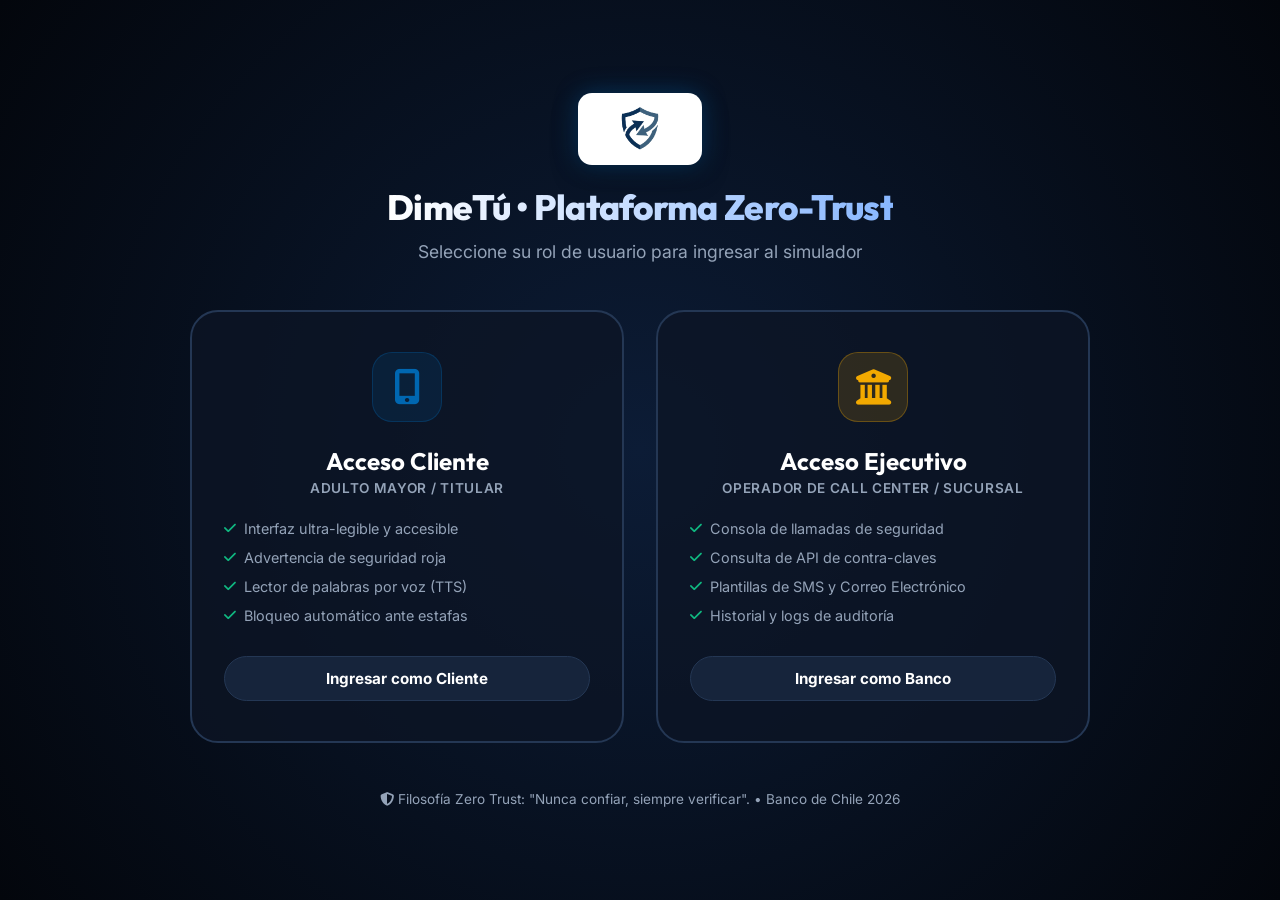
<file: index.html>
<!DOCTYPE html>
<html lang="es">
<head>
  <meta charset="UTF-8">
  <meta name="viewport" content="width=device-width, initial-scale=1.0">
  <title>DimeTú - Banco de Chile | Portal de Seguridad Zero-Trust</title>
  <link rel="icon" type="image/png" href="assets/dimetu-logo.png">
  <link rel="apple-touch-icon" sizes="180x180" href="/DimeT-/apple-touch-icon.png">
  <link rel="apple-touch-icon-precomposed" sizes="180x180" href="/DimeT-/apple-touch-icon.png">
  <!-- SEO Tags -->
  <meta name="description" content="DimeTú es una plataforma de seguridad bidireccional basada en Zero Trust. Elige ingresar como Cliente (Adulto Mayor) con interfaz adaptada o como Ejecutivo (Banco de Chile).">
  <meta name="author" content="Banco de Chile - Zero Trust Development">
  <!-- Stylesheets -->
  <link rel="stylesheet" href="style.css?v=2.2">
  <!-- Font Awesome for Icons -->
  <link rel="stylesheet" href="https://cdnjs.cloudflare.com/ajax/libs/font-awesome/6.4.0/css/all.min.css">
</head>
<body>

  <!-- 1. MAIN ROLE SELECTION PORTAL SCREEN -->
  <div class="portal-overlay active" id="state-portal">
    <div class="portal-content">
      <div class="portal-brand">
        <div class="portal-logo">
          <img src="assets/dimetu-logo.png" alt="DimeTú">
        </div>
        <h2>DimeTú &bull; Plataforma Zero-Trust</h2>
        <p>Seleccione su rol de usuario para ingresar al simulador</p>
      </div>

      <div class="portal-cards-grid">
        <!-- Role Card 1: Cliente (Abuelo) -->
        <button class="portal-card" id="enter-client-role-btn">
          <div class="portal-card-icon client">
            <i class="fa-solid fa-mobile-screen-button"></i>
          </div>
          <h3>Acceso Cliente</h3>
          <p class="portal-card-role">Adulto Mayor / Titular</p>
          <ul class="portal-card-features">
            <li><i class="fa-solid fa-check"></i> Interfaz ultra-legible y accesible</li>
            <li><i class="fa-solid fa-check"></i> Advertencia de seguridad roja</li>
            <li><i class="fa-solid fa-check"></i> Lector de palabras por voz (TTS)</li>
            <li><i class="fa-solid fa-check"></i> Bloqueo automático ante estafas</li>
          </ul>
          <span class="portal-card-btn">Ingresar como Cliente</span>
        </button>

        <!-- Role Card 2: Ejecutivo (Banco) -->
        <button class="portal-card" id="enter-bank-role-btn">
          <div class="portal-card-icon bank">
            <i class="fa-solid fa-building-columns"></i>
          </div>
          <h3>Acceso Ejecutivo</h3>
          <p class="portal-card-role">Operador de Call Center / Sucursal</p>
          <ul class="portal-card-features">
            <li><i class="fa-solid fa-check"></i> Consola de llamadas de seguridad</li>
            <li><i class="fa-solid fa-check"></i> Consulta de API de contra-claves</li>
            <li><i class="fa-solid fa-check"></i> Plantillas de SMS y Correo Electrónico</li>
            <li><i class="fa-solid fa-check"></i> Historial y logs de auditoría</li>
          </ul>
          <span class="portal-card-btn">Ingresar como Banco</span>
        </button>
      </div>

      <div class="portal-footer">
        <p><i class="fa-solid fa-shield-halved"></i> Filosofía Zero Trust: "Nunca confiar, siempre verificar". &bull; Banco de Chile 2026</p>
      </div>
    </div>
  </div>

  <!-- 2. CLIENT (GRANDFATHER) VIEW CONTAINER -->
  <div class="role-view-container" id="client-view-container" style="display: none;">
    <!-- Top Bar Client View -->
    <div class="view-header">
      <button class="portal-exit-btn" id="exit-client-btn">
        <i class="fa-solid fa-arrow-left"></i>
        Salir al Portal de Roles
      </button>
      <span class="view-title-tag"><i class="fa-solid fa-mobile-screen"></i> Vista Cliente (Adulto Mayor)</span>
    </div>

    <!-- Centered Smartphone Container -->
    <div class="device-pane client-centered-view">
      <div class="phone-bezel">
        <!-- Physical notch -->
        <div class="phone-notch">
          <div class="notch-speaker"></div>
        </div>
        
        <!-- Status Bar -->
        <div class="phone-status-bar">
          <span class="status-time">15:34</span>
          <div class="status-icons">
            <i class="fa-solid fa-wifi"></i>
            <i class="fa-solid fa-signal"></i>
            <i class="fa-solid fa-battery-three-quarters"></i>
          </div>
        </div>

        <!-- Touch Screen Container -->
        <div class="phone-screen">

          <!-- SCREEN STATE 1: Lock Screen (Red Warning Notice for Older Adults) -->
          <div class="screen-state lock-warning-screen" id="state-lock">
            <div class="warning-header-icon">
              <i class="fa-solid fa-triangle-exclamation"></i>
            </div>
            
            <div class="warning-title-text">¡ADVERTENCIA DE SEGURIDAD!</div>
            
            <div class="warning-body-box">
              <p class="warning-para-main"><strong>NO DEBES NUNCA</strong> compartir esta palabra con nadie.</p>
              <p class="warning-para-desc">Esta palabra sirve para que <strong>TÚ</strong> verifiques la llamada del banco.</p>
              
              <div class="safety-rule-box">
                <i class="fa-solid fa-triangle-exclamation rule-icon"></i>
                <span><strong>Exígesela a la persona que te está contactando.</strong> No continúes hasta que te diga la palabra correcta.</span>
              </div>
            </div>

            <button class="accept-continue-btn" id="verify-biometrics-override">
              ACEPTAR Y CONTINUAR
            </button>
          </div>

          <!-- SCREEN STATE 3: App Dashboard (Revealing the word - Accessible design) -->
          <div class="screen-state dashboard-screen" id="state-dashboard">
            <nav class="app-navbar">
              <div class="app-logo">
                <div class="app-logo-icon">
                  <img src="assets/dimetu-logo.png" alt="DimeTú">
                </div>
                <span class="app-logo-text">DimeTú</span>
              </div>
              <button class="lock-app-btn" id="lock-app-manual" title="Bloquear aplicación" aria-label="Bloquear aplicación">
                <i class="fa-solid fa-right-from-bracket"></i>
              </button>
            </nav>

            <div class="dash-content">


              <!-- Result Word Card (Highly Legible, Big Text) -->
              <div class="word-card" id="word-result-card">
                <div class="word-card-header">
                  <div class="pulse-dot"></div>
                  <span>Identidad Bancaria</span>
                </div>
                
                <div class="word-display-container">
                  <p class="word-text-large" id="client-word">Cóndor Azul</p>
                  <p class="word-meaning-hint">Contra-clave oficial de hoy</p>
                </div>

                <!-- Web speech vocalizer -->
                <button class="audio-btn" id="audio-speaker-btn" aria-label="Escuchar palabra en voz alta">
                  <i class="fa-solid fa-volume-high"></i>
                  <span>Escuchar Palabra</span>
                </button>
                
                <p style="font-size: 0.75rem; color: var(--text-secondary); line-height: 1.3; max-width: 90%;">
                  El ejecutivo del banco que le llama debe decirle exactamente este código.
                </p>
              </div>
            </div>

            <!-- Footer navigation -->
            <div class="dash-footer">
              <button class="history-btn" id="open-history-btn">
                <i class="fa-solid fa-clock-rotate-left"></i>
                Ver palabras de la semana
              </button>
              
              <div class="security-shield-footer">
                <i class="fa-solid fa-shield-halved"></i>
                <span>Verificación segura activa</span>
              </div>
            </div>
          </div>

          <!-- SCREEN STATE 4: History Overlay Screen -->
          <div class="screen-state history-screen" id="state-history">
            <div class="history-nav">
              <button class="back-btn" id="back-to-dash-btn" aria-label="Volver al panel principal">
                <i class="fa-solid fa-arrow-left"></i>
              </button>
              <h3>Palabras de la Semana</h3>
            </div>

            <!-- List items populated dynamically by script -->
            <div class="history-list" id="history-list-container">
              <!-- Simulated elements will render here -->
            </div>
          </div>

          <!-- SCREEN STATE 5: Active Remote Control Warning Lockout Screen -->
          <div class="screen-state remote-blocked-screen" id="state-remote-blocked">
            <div class="warning-animation">
              <i class="fa-solid fa-triangle-exclamation"></i>
            </div>
            <h2 class="danger-title">Acceso Bloqueado</h2>
            <p class="danger-desc">
              Se ha detectado software de control remoto activo (como <span>AnyDesk</span> o <span>TeamViewer</span>) en su dispositivo.
            </p>
            <div class="security-tip-box">
              <strong style="color: var(--danger); display: block; margin-bottom: 4px;">Por seguridad de sus cuentas:</strong>
              Para protegerlo de fraudes y manipulación a distancia, DimeTú suspende la visualización del código mientras estas herramientas estén en ejecución. Cierre la sesión remota para desbloquear.
            </div>
          </div>

        </div>
      </div>
    </div>

    <!-- COLLAPSIBLE SIMULATOR DRAWER (For Developer Testing inside Client View) -->
    <div class="developer-drawer" id="developer-drawer">
      <button class="drawer-toggle-btn" id="drawer-toggle-btn">
        <i class="fa-solid fa-sliders"></i>
        <span>Simular Amenazas</span>
      </button>
      <div class="drawer-content">
        <h4>Panel de Pruebas de Seguridad</h4>
        <p style="font-size: 0.75rem; color: var(--text-secondary); margin-bottom: 1rem;">
          Usa estos controles para simular incidentes en el teléfono del abuelo.
        </p>
        


        <!-- Toggle Remote Access Detected -->
        <div class="drawer-control-item">
          <label class="switch-label danger-switch">
            <input type="checkbox" id="remote-control-drawer">
            <span>Simular Control Remoto Activo</span>
          </label>
        </div>
      </div>
    </div>
  </div>

  <!-- 3. BANK EXECUTIVE VIEW CONTAINER -->
  <div class="role-view-container" id="bank-view-container" style="display: none;">
    <!-- Top Bar Bank View -->
    <div class="view-header">
      <button class="portal-exit-btn" id="exit-bank-btn">
        <i class="fa-solid fa-arrow-left"></i>
        Salir al Portal de Roles
      </button>
      <span class="view-title-tag"><i class="fa-solid fa-building-columns"></i> Vista Banco (Consola Ejecutiva)</span>
    </div>

    <div class="main-container bank-dashboard-layout">
      <!-- Left Panel: Call Center Console -->
      <div class="control-pane">
        <!-- Call Center Widget -->
        <div class="panel-card">
          <h2 class="panel-title">
            <i class="fa-solid fa-headset"></i>
            Centro de Llamados & API del Banco
          </h2>

          <div class="call-center-layout">
            <!-- Widget call dialer -->
            <div class="call-simulator-widget">
              <div class="widget-user-info">
                <div class="user-avatar-placeholder">
                  <i class="fa-solid fa-user-tie"></i>
                </div>
                <div class="user-details">
                  <h4>Ejecutivo de Call Center</h4>
                  <p>Banco de Chile &bull; Canal Telefónico</p>
                </div>
              </div>
              <button class="call-btn" id="dial-client-btn">
                <i class="fa-solid fa-phone"></i>
                Llamar Cliente
              </button>
            </div>

            <!-- Operator Console displaying the correct API word -->
            <div class="call-center-dashboard">
              <div class="console-stat">
                <span class="stat-label">Conexión con Cliente:</span>
                <span class="stat-value" id="exec-call-status">Inactiva</span>
              </div>
              <div class="console-stat">
                <span class="stat-label">Fecha del Sistema API:</span>
                <span class="stat-value" id="exec-word-date">2026-06-13</span>
              </div>
              <div class="console-stat">
                <span class="stat-label">Contra-Clave en Pantalla Ejecutivo:</span>
                <span class="stat-value highlight" id="exec-word-display">Cargando...</span>
              </div>
            </div>

            <!-- Call Dialogue Interactive Logs -->
            <div class="script-console">
              <p style="font-size: 0.75rem; font-weight: 700; color: var(--text-secondary); text-transform: uppercase; letter-spacing: 0.05em; margin-bottom: 6px;">
                Transcripción interactiva de llamada:
              </p>
              <div class="script-log" id="script-logs">
                <div class="log-entry system">Presione "Llamar Cliente" para iniciar el flujo de diálogo interactivo.</div>
              </div>
              <div class="script-actions">
                <button class="script-btn" id="script-action-next" disabled>
                  <span>Avanzar Diálogo</span>
                  <i class="fa-solid fa-chevron-right"></i>
                </button>
                <button class="script-btn" id="script-action-reset" style="flex: 0 0 45px;" title="Resetear diálogo" aria-label="Resetear diálogo">
                  <i class="fa-solid fa-rotate-left"></i>
                </button>
              </div>
            </div>
          </div>
        </div>

        <!-- Simulation Tools panel -->
        <div class="panel-card">
          <h2 class="panel-title">
            <i class="fa-solid fa-sliders"></i>
            Controles del Simulador API
          </h2>
          
          <div class="simulator-tools-bank">
            <div class="date-shifter-control" style="display: flex; flex-direction: column; gap: 6px;">
              <label for="sim-date-shift" style="font-size: 0.85rem; font-weight: 600; color: var(--text-secondary);">
                Desplazar fecha del sistema (Para testear códigos pasados/futuros):
              </label>
              <select id="sim-date-shift" style="background: var(--bg-card-light); border: 1px solid var(--border-color); color: white; padding: 0.65rem; border-radius: 10px; font-family: var(--font-body); outline: none;">
                <option value="0">Hoy (Código Actual)</option>
                <option value="1">Mañana (+1 día)</option>
                <option value="-1">Ayer (-1 día)</option>
                <option value="-2">Hace 2 días</option>
                <option value="-3">Hace 3 días</option>
                <option value="-4">Hace 4 días</option>
                <option value="-5">Hace 5 días</option>
                <option value="-6">Hace 6 días</option>
              </select>
            </div>
            
            <p style="font-size: 0.75rem; color: var(--text-secondary); margin-top: 8px;">
              * Al cambiar la fecha, la API generará una contra-clave diferente utilizando la fecha modificada como semilla de encriptación.
            </p>
          </div>
        </div>
      </div>

      <!-- Right Panel: Channels and Audits -->
      <div class="control-pane">
        <!-- Written Validation Channels -->
        <div class="panel-card">
          <h2 class="panel-title">
            <i class="fa-solid fa-envelope-open-text"></i>
            Validación en Canales Escritos
          </h2>

          <div class="channels-layout">
            <!-- Device Tabs -->
            <div class="mock-device-tabs">
              <button class="tab-btn active" data-tab="sms">Notificación SMS</button>
              <button class="tab-btn" data-tab="email">Correo Electrónico</button>
            </div>

            <!-- SMS Tab -->
            <div class="tab-content active" id="tab-sms">
              <p style="font-size: 0.8rem; color: var(--text-secondary); margin-bottom: 8px;">
                Los SMS legítimos prependen de forma obligatoria el sello dinámico DimeTú:
              </p>
              <div class="sms-inbox">
                <div class="sms-bubble">
                  <p id="sms-content-text">
                    <span class="sms-header-prefix">DimeTú: Cóndor Azul</span>Banco de Chile informa: Se ha programado una transferencia de $150.000...
                  </p>
                  <div class="sms-time" id="sms-time-stamp">2026-06-13 15:34</div>
                </div>
              </div>
            </div>

            <!-- Email Tab -->
            <div class="tab-content" id="tab-email">
              <p style="font-size: 0.8rem; color: var(--text-secondary); margin-bottom: 8px;">
                El correo incorpora un sello de autenticidad integrado de lectura rápida:
              </p>
              <div class="email-client">
                <div class="email-headers">
                  <div class="email-field"><span>De:</span> Banco de Chile &lt;notificaciones@bancodechile.cl&gt;</div>
                  <div class="email-field"><span>Para:</span> juan.valencia@chile.cl</div>
                  <div class="email-field" style="font-weight: 600;"><span>Asunto:</span> <span id="email-subject-text">[DimeTú: Cóndor Azul] Notificación de Ingreso</span></div>
                  <div class="email-field"><span>Fecha:</span> <span id="email-date-text">2026-06-13 15:34</span></div>
                </div>
                
                <div class="email-body">
                  <!-- Sello DimeTú -->
                  <div class="email-secure-header">
                    <i class="fa-solid fa-shield-check email-secure-icon"></i>
                    <div class="email-secure-text">
                      Sello de Confianza DimeTú de hoy: 
                      <strong class="email-secure-badge" id="email-badge-word">Cóndor Azul</strong>
                      <br>
                      <span style="font-size: 0.75rem; color: #4a5568;">Verifique este sello en su app para garantizar que este correo es real.</span>
                    </div>
                  </div>
                  
                  <p style="margin-bottom: 0.5rem;">Estimado cliente Juan José,</p>
                  <p style="margin-bottom: 0.5rem;">Le informamos que se ha registrado una conexión exitosa a su Banca en Línea desde un nuevo dispositivo móvil.</p>
                  <p style="margin-bottom: 0.5rem; font-size: 0.8rem; color: #718096;">Detalles del Acceso:<br>&bull; Ubicación: Santiago, Chile<br>&bull; Navegador: Chrome / OS X</p>
                  <p>Si no reconoce esta conexión, le solicitamos bloquear preventivamente sus claves en la sección de seguridad.</p>
                </div>
              </div>
            </div>
          </div>
        </div>

        <!-- System Audit Log widget -->
        <div class="panel-card">
          <h2 class="panel-title">
            <i class="fa-solid fa-receipt"></i>
            Logs de Auditoría Global (API)
          </h2>
          <div class="call-center-dashboard" style="max-height: 150px; overflow-y: auto; padding: 0.75rem; font-family: monospace; font-size: 0.75rem; color: var(--text-secondary);" id="system-audit-logs">
            [17:43:53] API de Banco de Chile conectada.<br>
            [17:43:53] Base de datos de sustantivos cargada (160 registros).<br>
            [17:43:53] Base de datos de adjetivos cargada (160 registros).<br>
            [17:43:53] Clave del dispositivo configurada (deviceCredential local).
          </div>
        </div>
      </div>
    </div>
  </div>

  <!-- Main Application Script -->
  <script src="app.js"></script>
</body>
</html>
</file>
<file: style.css>
/* Import high-quality Google Fonts */
@import url('https://fonts.googleapis.com/css2?family=Inter:wght@400;500;600;700&family=Outfit:wght@400;600;700;800&display=swap');

:root {
  /* Color Palette - Chile Banking Inspired & High Contrast */
  --bg-primary: #040810;
  --bg-card: #0c1524;
  --bg-card-light: #16243b;
  --border-color: #243754;
  
  --primary: #0067b1; /* Chile Bank Blue */
  --primary-glow: rgba(0, 103, 177, 0.4);
  --primary-dark: #004b82;
  
  --accent: #f2a900; /* Chile Bank Gold */
  --accent-glow: rgba(242, 169, 0, 0.3);
  
  --success: #10b981; /* Emerald Green */
  --success-glow: rgba(16, 185, 129, 0.3);
  
  --danger: #ef4444; /* Crimson Red */
  --danger-glow: rgba(239, 68, 68, 0.4);
  
  --warning: #f59e0b; /* Amber */
  
  --text-primary: #ffffff;
  --text-secondary: #94a3b8;
  --text-dark: #0f172a;
  
  --font-title: 'Outfit', -apple-system, BlinkMacSystemFont, sans-serif;
  --font-body: 'Inter', -apple-system, BlinkMacSystemFont, sans-serif;
  
  --shadow-sm: 0 2px 8px rgba(0,0,0,0.5);
  --shadow-lg: 0 10px 30px rgba(0, 0, 0, 0.7);
  --transition-normal: all 0.3s cubic-bezier(0.4, 0, 0.2, 1);
}

/* Base Reset & Scrollbar */
* {
  box-sizing: border-box;
  margin: 0;
  padding: 0;
}

body {
  background-color: var(--bg-primary);
  color: var(--text-primary);
  font-family: var(--font-body);
  min-height: 100vh;
  display: flex;
  flex-direction: column;
  overflow-x: hidden;
}

/* Layout - Side by Side Simulator */
header {
  background: linear-gradient(135deg, #091322 0%, #03060c 100%);
  border-bottom: 1px solid var(--border-color);
  padding: 1.25rem 2rem;
  display: flex;
  justify-content: space-between;
  align-items: center;
  position: relative;
  z-index: 10;
}

.brand {
  display: flex;
  align-items: center;
  gap: 0.75rem;
}

.brand-logo {
  background: linear-gradient(135deg, var(--primary) 0%, #004b82 100%);
  width: 40px;
  height: 40px;
  border-radius: 10px;
  display: flex;
  align-items: center;
  justify-content: center;
  font-weight: 800;
  font-size: 1.4rem;
  color: #fff;
  font-family: var(--font-title);
  box-shadow: 0 0 15px var(--primary-glow);
}

.brand-info h1 {
  font-family: var(--font-title);
  font-size: 1.5rem;
  font-weight: 700;
  letter-spacing: -0.025em;
  background: linear-gradient(to right, #ffffff, #88b7ff);
  -webkit-background-clip: text;
  -webkit-text-fill-color: transparent;
}

.brand-info p {
  font-size: 0.8rem;
  color: var(--text-secondary);
  font-weight: 500;
}

.main-container {
  display: grid;
  grid-template-columns: 1fr 1.2fr;
  flex: 1;
  width: 100%;
  max-width: 1500px;
  margin: 0 auto;
  padding: 2rem;
  gap: 2.5rem;
  align-items: stretch;
}

/* LEFT PANEL - Mobile Device Simulator Container */
.device-pane {
  display: flex;
  flex-direction: column;
  align-items: center;
  justify-content: center;
}

/* Accessible Phone Frame */
.phone-bezel {
  background: #090e16;
  border: 12px solid #28374d;
  border-radius: 48px;
  width: 380px;
  height: 760px;
  box-shadow: var(--shadow-lg), 0 0 40px rgba(0, 103, 177, 0.15);
  position: relative;
  overflow: hidden;
  display: flex;
  flex-direction: column;
}

/* Phone Top Camera Notch */
.phone-notch {
  background: #28374d;
  width: 140px;
  height: 25px;
  border-bottom-left-radius: 18px;
  border-bottom-right-radius: 18px;
  position: absolute;
  top: 0;
  left: 50%;
  transform: translateX(-50%);
  z-index: 100;
  display: flex;
  justify-content: center;
  align-items: center;
}

.notch-speaker {
  width: 45px;
  height: 4px;
  background: #090e16;
  border-radius: 2px;
}

/* Phone Status Bar */
.phone-status-bar {
  height: 38px;
  padding: 12px 24px 0;
  display: flex;
  justify-content: space-between;
  align-items: center;
  font-size: 0.75rem;
  font-weight: 600;
  color: var(--text-secondary);
  z-index: 90;
  user-select: none;
}

.status-icons {
  display: flex;
  align-items: center;
  gap: 6px;
}

/* Client Screen Content Router */
.phone-screen {
  flex: 1;
  position: relative;
  display: flex;
  flex-direction: column;
  background-color: var(--bg-card);
  padding: 1.5rem;
  overflow: hidden;
}

/* SCREEN STATES */

/* State 1: Lock Screen (Face ID Simulation / PIN) */
.screen-state {
  position: absolute;
  top: 0;
  left: 0;
  width: 100%;
  height: 100%;
  padding: 1.75rem;
  display: none;
  flex-direction: column;
  z-index: 10;
  background-color: var(--bg-card);
}

.screen-state.active {
  display: flex;
}

/* State 1: Lock Warning Screen (Red security layout) */
.lock-warning-screen {
  background: radial-gradient(circle at top, #500707 0%, #0c0202 100%) !important;
  justify-content: space-between;
  align-items: center;
  text-align: center;
  padding: 1.5rem !important;
  border: 4px solid var(--danger);
  box-shadow: inset 0 0 40px rgba(239, 68, 68, 0.3);
  animation: fade-in 0.4s ease-out;
}

.warning-header-icon {
  width: 75px;
  height: 75px;
  border-radius: 50%;
  background: rgba(239, 68, 68, 0.2);
  border: 3px solid var(--danger);
  display: flex;
  align-items: center;
  justify-content: center;
  margin-top: 1rem;
  animation: pulse-red 1.5s infinite;
}

.warning-header-icon i {
  font-size: 2.75rem;
  color: #ffffff;
  text-shadow: 0 0 10px var(--danger);
}

.warning-title-text {
  font-family: var(--font-title);
  color: #ffffff;
  background: var(--danger);
  padding: 0.5rem 1rem;
  border-radius: 8px;
  font-weight: 900;
  font-size: 1.25rem;
  letter-spacing: 0.05em;
  margin: 0.75rem 0;
  text-transform: uppercase;
  text-shadow: 0 1px 3px rgba(0, 0, 0, 0.5);
  box-shadow: 0 4px 10px rgba(239, 68, 68, 0.4);
}

.warning-body-box {
  flex: 1;
  display: flex;
  flex-direction: column;
  justify-content: center;
  gap: 1.25rem;
  width: 100%;
}

.warning-para-main {
  font-size: 1.15rem;
  line-height: 1.4;
  color: #ffffff;
}

.warning-para-main strong {
  color: var(--danger);
  font-size: 1.35rem;
  text-decoration: underline;
}

.warning-para-desc {
  font-size: 0.95rem;
  line-height: 1.4;
  color: var(--text-secondary);
}

.warning-para-desc strong {
  color: var(--accent);
}

.safety-rule-box {
  background: rgba(239, 68, 68, 0.1) !important;
  border: 2px solid var(--danger) !important;
  border-radius: 16px;
  padding: 1.25rem;
  display: flex;
  align-items: center;
  gap: 0.75rem;
  text-align: left;
  font-size: 0.95rem;
  line-height: 1.4;
  color: #ffffff;
  animation: flash-warning 2s infinite ease-in-out;
  box-shadow: 0 0 15px rgba(239, 68, 68, 0.15);
}

.rule-icon {
  font-size: 1.75rem;
  color: var(--danger);
  flex-shrink: 0;
  animation: pulse-red 1.5s infinite;
}

.accept-continue-btn {
  background: linear-gradient(135deg, var(--danger) 0%, #b91c1c 100%) !important;
  color: #ffffff !important;
  font-family: var(--font-title);
  font-weight: 800;
  font-size: 1.2rem;
  padding: 1.2rem;
  border-radius: 16px;
  border: 2px solid rgba(255, 255, 255, 0.2);
  width: 100%;
  cursor: pointer;
  box-shadow: 0 6px 20px rgba(239, 68, 68, 0.4), 0 0 0 0px rgba(239, 68, 68, 0.2);
  transition: var(--transition-normal);
  margin-bottom: 0.75rem;
  letter-spacing: 0.03em;
  animation: pulse-red 2s infinite;
}

.accept-continue-btn:hover {
  background: linear-gradient(135deg, #ef4444 0%, #dc2626 100%) !important;
  box-shadow: 0 8px 25px rgba(239, 68, 68, 0.6);
  transform: translateY(-2px);
}

.accept-continue-btn:active {
  transform: translateY(1px);
}

/* STATE 3: App Dashboard - Elder-optimized Screen */
.dashboard-screen {
  background-color: var(--bg-card);
  justify-content: space-between;
  padding: 1.25rem;
}

.app-navbar {
  display: flex;
  justify-content: space-between;
  align-items: center;
  border-bottom: 1px solid var(--border-color);
  padding-bottom: 0.75rem;
}

.app-logo {
  display: flex;
  align-items: center;
  gap: 0.5rem;
}

.app-logo-icon {
  background: #fff;
  width: 48px;
  height: 28px;
  border-radius: 6px;
  display: flex;
  align-items: center;
  justify-content: center;
  padding: 0.25rem;
  box-shadow: 0 2px 8px rgba(0, 0, 0, 0.12);
}

.app-logo-icon img {
  display: block;
  width: 100%;
  height: 100%;
  object-fit: contain;
}

.app-logo-text {
  font-family: var(--font-title);
  font-weight: 700;
  font-size: 1.15rem;
  letter-spacing: -0.01em;
}

.lock-app-btn {
  background: none;
  border: none;
  color: var(--text-secondary);
  font-size: 1.25rem;
  cursor: pointer;
  padding: 4px;
}

/* Main Verification Card Area */
.dash-content {
  flex: 1;
  display: flex;
  flex-direction: column;
  justify-content: center;
  align-items: center;
  gap: 1.5rem;
  margin: 1rem 0;
}



/* Revealed Word Result Card - Extremely legible */
.word-card {
  width: 100%;
  background: linear-gradient(135deg, #0e1d33 0%, #081224 100%);
  border: 2px solid var(--border-color);
  border-radius: 24px;
  padding: 1.5rem;
  display: none;
  flex-direction: column;
  align-items: center;
  text-align: center;
  gap: 1rem;
  box-shadow: var(--shadow-sm);
  animation: zoom-in 0.4s cubic-bezier(0.34, 1.56, 0.64, 1);
}

.word-card.visible {
  display: flex;
}

.word-card-header {
  font-size: 0.95rem;
  color: var(--text-secondary);
  font-weight: 600;
  text-transform: uppercase;
  letter-spacing: 0.05em;
  display: flex;
  align-items: center;
  gap: 6px;
}

.word-card-header .pulse-dot {
  width: 8px;
  height: 8px;
  border-radius: 50%;
  background-color: var(--success);
  box-shadow: 0 0 8px var(--success-glow);
  animation: pulse-glow 1.5s infinite;
}

/* GIANT legible output text */
.word-display-container {
  display: flex;
  flex-direction: column;
  gap: 0.5rem;
  width: 100%;
  align-items: center;
}

.word-text-large {
  font-family: var(--font-title);
  font-size: 2.2rem;
  font-weight: 800;
  color: var(--accent);
  letter-spacing: -0.01em;
  line-height: 1.2;
  word-break: break-word;
  padding: 0.25rem 0;
  border-bottom: 2px dashed rgba(242, 169, 0, 0.2);
  width: 100%;
}

.word-meaning-hint {
  font-size: 0.9rem;
  color: var(--text-secondary);
  line-height: 1.4;
  font-weight: 500;
}

/* Voice speaker button - Tactile accessibility */
.audio-btn {
  background: var(--bg-card-light);
  border: 1px solid var(--border-color);
  color: #fff;
  font-family: var(--font-body);
  font-weight: 600;
  font-size: 0.95rem;
  padding: 0.65rem 1.25rem;
  border-radius: 50px;
  display: flex;
  align-items: center;
  gap: 0.5rem;
  cursor: pointer;
  transition: var(--transition-normal);
}

.audio-btn:hover {
  background: var(--primary);
  border-color: var(--primary);
}

.audio-btn i {
  font-size: 1.15rem;
  color: var(--accent);
}

/* Bottom Actions Panel */
.dash-footer {
  width: 100%;
  display: flex;
  flex-direction: column;
  gap: 0.75rem;
}

.history-btn {
  background: var(--bg-card-light);
  border: 1px solid var(--border-color);
  color: var(--text-primary);
  font-family: var(--font-body);
  font-weight: 600;
  font-size: 1.05rem;
  padding: 1rem;
  border-radius: 16px;
  cursor: pointer;
  display: flex;
  align-items: center;
  justify-content: center;
  gap: 0.5rem;
  transition: var(--transition-normal);
}

.history-btn:hover {
  background: var(--border-color);
}

.security-shield-footer {
  display: flex;
  align-items: center;
  justify-content: center;
  gap: 0.5rem;
  font-size: 0.8rem;
  color: var(--success);
  font-weight: 600;
}

/* STATE 4: History Overlay Screen */
.history-screen {
  background-color: #060b13;
  justify-content: flex-start;
  gap: 1.25rem;
}

.history-nav {
  display: flex;
  align-items: center;
  gap: 1rem;
  border-bottom: 1px solid var(--border-color);
  padding-bottom: 0.75rem;
  width: 100%;
}

.back-btn {
  background: none;
  border: none;
  color: var(--text-primary);
  font-size: 1.5rem;
  cursor: pointer;
  padding: 4px;
}

.history-nav h3 {
  font-family: var(--font-title);
  font-size: 1.4rem;
}

.history-list {
  display: flex;
  flex-direction: column;
  gap: 0.85rem;
  overflow-y: auto;
  flex: 1;
  width: 100%;
  padding-right: 2px;
}

/* History items - accessible list */
.history-item {
  background: var(--bg-card);
  border: 1.5px solid var(--border-color);
  border-radius: 16px;
  padding: 0.85rem 1.2rem;
  display: flex;
  justify-content: space-between;
  align-items: center;
  transition: var(--transition-normal);
}

.history-item.today {
  border-color: var(--primary);
  background: rgba(0, 103, 177, 0.08);
}

.history-date-info {
  display: flex;
  flex-direction: column;
  gap: 2px;
}

.history-date {
  font-size: 0.8rem;
  color: var(--text-secondary);
  font-weight: 600;
  text-transform: uppercase;
}

.history-label {
  font-size: 1.05rem;
  font-weight: 700;
  color: var(--text-primary);
}

.history-word {
  font-family: var(--font-title);
  font-size: 1.25rem;
  font-weight: 700;
  color: var(--accent);
}

/* STATE 5: Active Security Warning Lockout Screen */
.remote-blocked-screen {
  background-color: #120303;
  border: 4px solid var(--danger);
  justify-content: center;
  align-items: center;
  text-align: center;
  padding: 2rem;
  z-index: 200;
}

.warning-animation {
  width: 90px;
  height: 90px;
  border-radius: 50%;
  background: rgba(239, 68, 68, 0.1);
  display: flex;
  align-items: center;
  justify-content: center;
  margin-bottom: 2rem;
  border: 2px solid var(--danger);
  animation: flash-warning 1.2s infinite;
}

.warning-animation i {
  font-size: 3.5rem;
  color: var(--danger);
}

.danger-title {
  font-family: var(--font-title);
  color: var(--danger);
  font-size: 1.8rem;
  font-weight: 800;
  margin-bottom: 1rem;
  text-transform: uppercase;
}

.danger-desc {
  font-size: 1.1rem;
  line-height: 1.6;
  color: var(--text-primary);
  font-weight: 600;
  margin-bottom: 2rem;
}

.danger-desc span {
  color: var(--accent);
}

.security-tip-box {
  background: rgba(0, 0, 0, 0.4);
  border: 1px solid rgba(239, 68, 68, 0.2);
  border-radius: 12px;
  padding: 1rem;
  font-size: 0.85rem;
  color: var(--text-secondary);
  line-height: 1.4;
  text-align: left;
}

/* RIGHT PANEL - Banking Portal, Call Simulator and Simulator Controls */
.control-pane {
  display: flex;
  flex-direction: column;
  gap: 2rem;
}

.panel-card {
  background: var(--bg-card);
  border: 1px solid var(--border-color);
  border-radius: 24px;
  padding: 2rem;
  box-shadow: var(--shadow-sm);
  display: flex;
  flex-direction: column;
  gap: 1.5rem;
}

.panel-title {
  font-family: var(--font-title);
  font-size: 1.4rem;
  font-weight: 700;
  display: flex;
  align-items: center;
  gap: 0.75rem;
  border-bottom: 1.5px solid var(--border-color);
  padding-bottom: 0.85rem;
}

.panel-title i {
  color: var(--accent);
}

/* Simulation Controls Panel */
.simulator-tools {
  display: grid;
  grid-template-columns: repeat(2, 1fr);
  gap: 1rem;
}

.toggle-switch-wrapper {
  background: var(--bg-card-light);
  border: 1px solid var(--border-color);
  border-radius: 16px;
  padding: 1rem;
  display: flex;
  justify-content: space-between;
  align-items: center;
  transition: var(--transition-normal);
}

.toggle-switch-wrapper:hover {
  border-color: var(--primary);
}

.toggle-label {
  display: flex;
  flex-direction: column;
  gap: 2px;
  cursor: pointer;
}

.toggle-title {
  font-weight: 600;
  font-size: 0.95rem;
}

.toggle-desc {
  font-size: 0.75rem;
  color: var(--text-secondary);
}

/* Standard slider styling */
.switch {
  position: relative;
  display: inline-block;
  width: 50px;
  height: 28px;
  flex-shrink: 0;
}

.switch input {
  opacity: 0;
  width: 0;
  height: 0;
}

.slider {
  position: absolute;
  cursor: pointer;
  top: 0;
  left: 0;
  right: 0;
  bottom: 0;
  background-color: #2b394e;
  transition: .4s;
  border-radius: 28px;
}

.slider:before {
  position: absolute;
  content: "";
  height: 20px;
  width: 20px;
  left: 4px;
  bottom: 4px;
  background-color: white;
  transition: .4s;
  border-radius: 50%;
}

input:checked + .slider {
  background-color: var(--success);
}

input:checked + .slider:before {
  transform: translateX(22px);
}

input#remote-control:checked + .slider {
  background-color: var(--danger);
  box-shadow: 0 0 10px var(--danger-glow);
}

/* Call Center Simulator View */
.call-center-layout {
  display: flex;
  flex-direction: column;
  gap: 1rem;
}

.call-simulator-widget {
  background: var(--bg-card-light);
  border: 1.5px solid var(--border-color);
  border-radius: 16px;
  padding: 1.25rem;
  display: flex;
  align-items: center;
  justify-content: space-between;
}

.widget-user-info {
  display: flex;
  align-items: center;
  gap: 1rem;
}

.user-avatar-placeholder {
  width: 48px;
  height: 48px;
  border-radius: 50%;
  background: var(--border-color);
  display: flex;
  align-items: center;
  justify-content: center;
  font-size: 1.5rem;
  color: var(--text-secondary);
}

.user-details h4 {
  font-size: 1rem;
  font-weight: 600;
  color: var(--text-primary);
}

.user-details p {
  font-size: 0.8rem;
  color: var(--text-secondary);
}

.call-btn {
  background: var(--success);
  border: none;
  color: white;
  font-family: var(--font-body);
  font-weight: 600;
  padding: 0.75rem 1.25rem;
  border-radius: 30px;
  cursor: pointer;
  display: flex;
  align-items: center;
  gap: 0.5rem;
  transition: var(--transition-normal);
  box-shadow: 0 4px 10px var(--success-glow);
}

.call-btn:hover {
  filter: brightness(1.15);
  transform: translateY(-2px);
}

.call-btn.active-call {
  background: var(--danger);
  box-shadow: 0 4px 10px var(--danger-glow);
}

/* Call Center Script Console */
.script-console {
  background: #060b13;
  border: 1px dashed var(--border-color);
  border-radius: 16px;
  padding: 1.25rem;
  min-height: 180px;
  display: flex;
  flex-direction: column;
  justify-content: space-between;
}

.script-log {
  font-size: 0.9rem;
  line-height: 1.5;
  color: var(--text-secondary);
  max-height: 160px;
  overflow-y: auto;
  display: flex;
  flex-direction: column;
  gap: 0.75rem;
}

.log-entry {
  padding-bottom: 0.5rem;
  border-bottom: 1px solid rgba(36, 55, 84, 0.3);
}

.log-entry.client {
  color: var(--text-primary);
}

.log-entry.executive {
  color: var(--accent);
}

.log-entry.system {
  font-style: italic;
  color: var(--text-secondary);
}

.script-actions {
  display: flex;
  gap: 0.75rem;
  margin-top: 1rem;
}

.script-btn {
  flex: 1;
  background: var(--bg-card-light);
  border: 1px solid var(--border-color);
  color: var(--text-primary);
  font-family: var(--font-body);
  font-weight: 500;
  padding: 0.65rem;
  border-radius: 10px;
  font-size: 0.85rem;
  cursor: pointer;
  transition: var(--transition-normal);
  display: flex;
  align-items: center;
  justify-content: center;
  gap: 4px;
}

.script-btn:hover:not(:disabled) {
  border-color: var(--primary);
  background: rgba(0, 103, 177, 0.1);
}

.script-btn:disabled {
  opacity: 0.4;
  cursor: not-allowed;
}

.call-center-dashboard {
  background: rgba(9, 14, 22, 0.8);
  border: 1px solid var(--border-color);
  border-radius: 16px;
  padding: 1.25rem;
}

.console-stat {
  display: flex;
  justify-content: space-between;
  align-items: center;
  padding: 0.5rem 0;
  border-bottom: 1px solid rgba(36, 55, 84, 0.5);
}

.console-stat:last-child {
  border-bottom: none;
}

.stat-label {
  font-size: 0.85rem;
  color: var(--text-secondary);
  font-weight: 500;
}

.stat-value {
  font-weight: 700;
  font-size: 0.95rem;
  color: var(--text-primary);
}

.stat-value.highlight {
  color: var(--accent);
}

/* SMS and Emails Simulator View */
.channels-layout {
  display: flex;
  flex-direction: column;
  gap: 1.25rem;
}

.mock-device-tabs {
  display: flex;
  border-bottom: 1.5px solid var(--border-color);
}

.tab-btn {
  background: none;
  border: none;
  color: var(--text-secondary);
  font-family: var(--font-title);
  font-weight: 600;
  font-size: 1rem;
  padding: 0.75rem 1.5rem;
  cursor: pointer;
  position: relative;
  transition: var(--transition-normal);
}

.tab-btn:hover {
  color: var(--text-primary);
}

.tab-btn.active {
  color: var(--primary);
}

.tab-btn.active::after {
  content: '';
  position: absolute;
  bottom: -1.5px;
  left: 0;
  width: 100%;
  height: 2px;
  background-color: var(--primary);
  box-shadow: 0 0 8px var(--primary-glow);
}

.tab-content {
  display: none;
  animation: fade-in 0.3s ease-out;
}

.tab-content.active {
  display: block;
}

/* Mock SMS interface */
.sms-inbox {
  background: #080f1a;
  border-radius: 16px;
  padding: 1rem;
  border: 1px solid var(--border-color);
  max-height: 250px;
  overflow-y: auto;
  display: flex;
  flex-direction: column;
  gap: 1rem;
}

.sms-bubble {
  background: var(--bg-card-light);
  border: 1px solid var(--border-color);
  padding: 1rem;
  border-radius: 18px;
  max-width: 85%;
  align-self: flex-start;
  font-size: 0.9rem;
  line-height: 1.4;
  position: relative;
}

.sms-bubble::before {
  content: '';
  position: absolute;
  bottom: 0;
  left: -8px;
  width: 16px;
  height: 16px;
  background: var(--bg-card-light);
  border-left: 1px solid var(--border-color);
  border-bottom: 1px solid var(--border-color);
  transform: skewX(20deg);
  border-bottom-left-radius: 6px;
  z-index: -1;
}

.sms-header-prefix {
  background: rgba(242, 169, 0, 0.15);
  border: 1px solid var(--accent);
  color: var(--accent);
  border-radius: 4px;
  padding: 2px 6px;
  font-size: 0.75rem;
  font-weight: 700;
  margin-right: 6px;
  display: inline-block;
}

.sms-time {
  font-size: 0.7rem;
  color: var(--text-secondary);
  margin-top: 6px;
  text-align: right;
}

/* Mock Email Interface */
.email-client {
  background: #ffffff;
  color: #1a202c;
  border-radius: 16px;
  padding: 1.25rem;
  border: 1px solid #cbd5e0;
  display: flex;
  flex-direction: column;
  gap: 1rem;
  box-shadow: var(--shadow-sm);
  max-height: 320px;
  overflow-y: auto;
}

.email-headers {
  border-bottom: 1px solid #e2e8f0;
  padding-bottom: 0.75rem;
  font-size: 0.85rem;
  display: flex;
  flex-direction: column;
  gap: 4px;
}

.email-field span {
  font-weight: 700;
  color: #4a5568;
  width: 60px;
  display: inline-block;
}

.email-body {
  font-size: 0.9rem;
  line-height: 1.5;
  color: #2d3748;
}

.email-secure-header {
  border: 2px solid var(--primary);
  background: rgba(0, 103, 177, 0.05);
  border-radius: 8px;
  padding: 0.75rem 1rem;
  margin-bottom: 1rem;
  display: flex;
  align-items: center;
  gap: 0.75rem;
}

.email-secure-icon {
  color: var(--primary);
  font-size: 1.5rem;
}

.email-secure-text {
  font-size: 0.8rem;
  color: #1a202c;
}

.email-secure-text strong {
  color: var(--primary);
}

.email-secure-badge {
  background: var(--accent);
  color: var(--text-dark);
  font-weight: 700;
  padding: 2px 6px;
  border-radius: 4px;
  font-size: 0.75rem;
}

/* FOOTER */
footer {
  text-align: center;
  padding: 1.5rem;
  color: var(--text-secondary);
  font-size: 0.85rem;
  border-top: 1px solid var(--border-color);
  background: #03060c;
  margin-top: auto;
}

/* KEYFRAMES ANIMATIONS */
@keyframes scan {
  0%, 100% {
    top: 10%;
  }
  50% {
    top: 85%;
  }
}

@keyframes pulse-glow {
  0%, 100% {
    transform: scale(1);
    opacity: 0.8;
  }
  50% {
    transform: scale(1.3);
    opacity: 1;
    box-shadow: 0 0 12px var(--success);
  }
}

@keyframes pulse-border {
  0% {
    box-shadow: 0 10px 25px rgba(0, 0, 0, 0.4), 0 0 0 0px rgba(0, 103, 177, 0.4);
  }
  70% {
    box-shadow: 0 10px 25px rgba(0, 0, 0, 0.4), 0 0 0 15px rgba(0, 103, 177, 0);
  }
  100% {
    box-shadow: 0 10px 25px rgba(0, 0, 0, 0.4), 0 0 0 0px rgba(0, 103, 177, 0);
  }
}

@keyframes pulse-red {
  0% {
    box-shadow: 0 0 0 0 rgba(239, 68, 68, 0.7);
  }
  70% {
    box-shadow: 0 0 0 16px rgba(239, 68, 68, 0);
  }
  100% {
    box-shadow: 0 0 0 0 rgba(239, 68, 68, 0);
  }
}

@keyframes flash-warning {
  0%, 100% {
    background: rgba(239, 68, 68, 0.08);
    border-color: rgba(239, 68, 68, 0.4);
    box-shadow: none;
  }
  50% {
    background: rgba(239, 68, 68, 0.25);
    border-color: var(--danger);
    box-shadow: 0 0 18px var(--danger-glow);
  }
}

@keyframes shake {
  0%, 100% { transform: translateX(0); }
  20%, 60% { transform: translateX(-6px); }
  40%, 80% { transform: translateX(6px); }
}

@keyframes zoom-in {
  from {
    opacity: 0;
    transform: scale(0.9);
  }
  to {
    opacity: 1;
    transform: scale(1);
  }
}

@keyframes fade-in {
  from { opacity: 0; }
  to { opacity: 1; }
}

/* RESPONSIVE LAYOUT STYLING */
@media (max-width: 992px) {
  .main-container {
    grid-template-columns: 1fr;
    padding: 1.5rem;
    gap: 2rem;
  }
  
  .device-pane {
    order: 1;
  }
  
  .control-pane {
    order: 2;
  }
  
  .phone-bezel {
    width: 100%;
    max-width: 380px;
    height: 720px;
  }
}

/* ==========================================================================
   ROLE PORTAL AND ROUTING STYLES
   ========================================================================== */

/* Portal Screen (Select Role Overlay) */
.portal-overlay {
  position: fixed;
  top: 0;
  left: 0;
  width: 100%;
  height: 100%;
  background: radial-gradient(circle at center, #0c1c36 0%, #03060c 100%);
  z-index: 9999;
  display: none;
  align-items: center;
  justify-content: center;
  padding: 2rem;
  overflow-y: auto;
}

.portal-overlay.active {
  display: flex;
}

.portal-content {
  width: 100%;
  max-width: 900px;
  text-align: center;
  animation: zoom-in 0.5s cubic-bezier(0.34, 1.56, 0.64, 1);
}

.portal-brand {
  margin-bottom: 3rem;
  display: flex;
  flex-direction: column;
  align-items: center;
  gap: 0.75rem;
}

.portal-logo {
  background: #fff;
  width: 124px;
  height: 72px;
  border-radius: 14px;
  display: flex;
  align-items: center;
  justify-content: center;
  padding: 0.65rem;
  box-shadow: 0 0 25px var(--primary-glow), 0 12px 28px rgba(0, 0, 0, 0.28);
  margin-bottom: 0.5rem;
}

.portal-logo img {
  display: block;
  width: 100%;
  height: 100%;
  object-fit: contain;
}

.portal-brand h2 {
  font-family: var(--font-title);
  font-size: 2.2rem;
  font-weight: 800;
  letter-spacing: -0.02em;
  background: linear-gradient(to right, #ffffff, #88b7ff);
  -webkit-background-clip: text;
  -webkit-text-fill-color: transparent;
}

.portal-brand p {
  color: var(--text-secondary);
  font-size: 1.1rem;
}

/* Cards Grid */
.portal-cards-grid {
  display: grid;
  grid-template-columns: repeat(2, 1fr);
  gap: 2rem;
  margin-bottom: 3rem;
}

@media (max-width: 768px) {
  .portal-cards-grid {
    grid-template-columns: 1fr;
  }
}

/* Portal Role Selection Card */
.portal-card {
  background: rgba(12, 21, 36, 0.75);
  border: 2px solid var(--border-color);
  border-radius: 28px;
  padding: 2.5rem 2rem;
  text-align: left;
  cursor: pointer;
  transition: var(--transition-normal);
  display: flex;
  flex-direction: column;
  align-items: center;
  width: 100%;
  color: inherit;
  font-family: inherit;
  outline: none;
}

.portal-card:hover {
  border-color: var(--primary);
  transform: translateY(-8px);
  box-shadow: 0 15px 35px rgba(0, 103, 177, 0.25);
  background: rgba(16, 28, 48, 0.95);
}

.portal-card-icon {
  width: 70px;
  height: 70px;
  border-radius: 20px;
  display: flex;
  align-items: center;
  justify-content: center;
  font-size: 2.2rem;
  margin-bottom: 1.5rem;
  transition: var(--transition-normal);
}

.portal-card-icon.client {
  background: rgba(0, 103, 177, 0.15);
  color: var(--primary);
  border: 1px solid rgba(0, 103, 177, 0.3);
}

.portal-card-icon.bank {
  background: rgba(242, 169, 0, 0.15);
  color: var(--accent);
  border: 1px solid rgba(242, 169, 0, 0.3);
}

.portal-card:hover .portal-card-icon.client {
  background: var(--primary);
  color: #fff;
  box-shadow: 0 0 20px var(--primary-glow);
}

.portal-card:hover .portal-card-icon.bank {
  background: var(--accent);
  color: var(--text-dark);
  box-shadow: 0 0 20px var(--accent-glow);
}

.portal-card h3 {
  font-family: var(--font-title);
  font-size: 1.5rem;
  font-weight: 700;
  margin-bottom: 0.25rem;
  color: #fff;
}

.portal-card-role {
  font-size: 0.85rem;
  color: var(--text-secondary);
  font-weight: 600;
  text-transform: uppercase;
  letter-spacing: 0.05em;
  margin-bottom: 1.5rem;
}

.portal-card-features {
  list-style: none;
  width: 100%;
  margin-bottom: 2rem;
  display: flex;
  flex-direction: column;
  gap: 0.75rem;
}

.portal-card-features li {
  font-size: 0.9rem;
  color: var(--text-secondary);
  display: flex;
  align-items: center;
  gap: 0.5rem;
}

.portal-card-features li i {
  color: var(--success);
  font-size: 0.85rem;
}

.portal-card-btn {
  background: var(--bg-card-light);
  border: 1.5px solid var(--border-color);
  color: #fff;
  padding: 0.75rem 1.5rem;
  border-radius: 50px;
  font-weight: 700;
  font-size: 0.95rem;
  transition: var(--transition-normal);
  text-align: center;
  width: 100%;
  margin-top: auto;
}

.portal-card:hover .portal-card-btn {
  background: var(--primary);
  border-color: var(--primary);
}

.portal-footer {
  color: var(--text-secondary);
  font-size: 0.85rem;
}

/* Role View Container Wrapper */
.role-view-container {
  display: flex;
  flex-direction: column;
  min-height: 100vh;
  width: 100%;
  background-color: var(--bg-primary);
  animation: fade-in 0.4s ease-out;
}

.view-header {
  background: #060b13;
  border-bottom: 1px solid var(--border-color);
  padding: 1rem 2rem;
  display: flex;
  justify-content: space-between;
  align-items: center;
}

.portal-exit-btn {
  background: var(--bg-card-light);
  border: 1px solid var(--border-color);
  color: #fff;
  font-family: var(--font-body);
  font-weight: 600;
  font-size: 0.9rem;
  padding: 0.6rem 1.2rem;
  border-radius: 10px;
  cursor: pointer;
  display: flex;
  align-items: center;
  gap: 0.5rem;
  transition: var(--transition-normal);
}

.portal-exit-btn:hover {
  background: var(--danger);
  border-color: var(--danger);
  box-shadow: 0 0 10px var(--danger-glow);
}

.view-title-tag {
  font-family: var(--font-title);
  font-weight: 700;
  font-size: 1.1rem;
  color: var(--accent);
  display: flex;
  align-items: center;
  gap: 0.5rem;
}

/* Client Centered Smartphone View layout */
.client-centered-view {
  flex: 1;
  padding: 3rem 1.5rem;
  background: radial-gradient(circle at center, #0a111e 0%, #030508 100%);
  display: flex;
  align-items: center;
  justify-content: center;
}

/* Developer controls drawer floating in client view */
.developer-drawer {
  position: fixed;
  right: 20px;
  bottom: 20px;
  background: var(--bg-card);
  border: 2px solid var(--border-color);
  border-radius: 20px;
  z-index: 999;
  width: 280px;
  box-shadow: var(--shadow-lg), 0 0 20px rgba(0,0,0,0.5);
  transform: translateY(calc(100% - 48px));
  transition: transform 0.4s cubic-bezier(0.16, 1, 0.3, 1);
  overflow: hidden;
}

.developer-drawer.open {
  transform: translateY(0);
  border-color: var(--primary);
  box-shadow: var(--shadow-lg), 0 0 25px rgba(0, 103, 177, 0.25);
}

.drawer-toggle-btn {
  width: 100%;
  height: 48px;
  background: var(--bg-card-light);
  border: none;
  border-bottom: 1px solid var(--border-color);
  color: #fff;
  font-family: var(--font-body);
  font-weight: 700;
  font-size: 0.85rem;
  cursor: pointer;
  display: flex;
  align-items: center;
  justify-content: center;
  gap: 8px;
  text-transform: uppercase;
  letter-spacing: 0.05em;
  transition: var(--transition-normal);
}

.developer-drawer.open .drawer-toggle-btn {
  background: var(--primary);
}

.drawer-content {
  padding: 1.25rem;
  display: flex;
  flex-direction: column;
  gap: 1rem;
}

.drawer-content h4 {
  font-family: var(--font-title);
  font-size: 0.95rem;
  font-weight: 700;
  color: var(--accent);
}

.drawer-control-item {
  background: rgba(0,0,0,0.25);
  border: 1px solid var(--border-color);
  border-radius: 10px;
  padding: 0.75rem;
}

.switch-label {
  display: flex;
  align-items: center;
  gap: 10px;
  font-size: 0.85rem;
  font-weight: 600;
  cursor: pointer;
}

.switch-label input {
  width: 16px;
  height: 16px;
  accent-color: var(--success);
  cursor: pointer;
}

.switch-label.danger-switch input {
  accent-color: var(--danger);
}

/* Bank Dashboard Full Width Layout overrides */
.bank-dashboard-layout {
  grid-template-columns: 1fr 1fr;
  padding: 1.5rem 2rem;
  max-width: 100%;
}

.simulator-tools-bank {
  background: var(--bg-card-light);
  border: 1.5px solid var(--border-color);
  border-radius: 16px;
  padding: 1.25rem;
}
</file>
